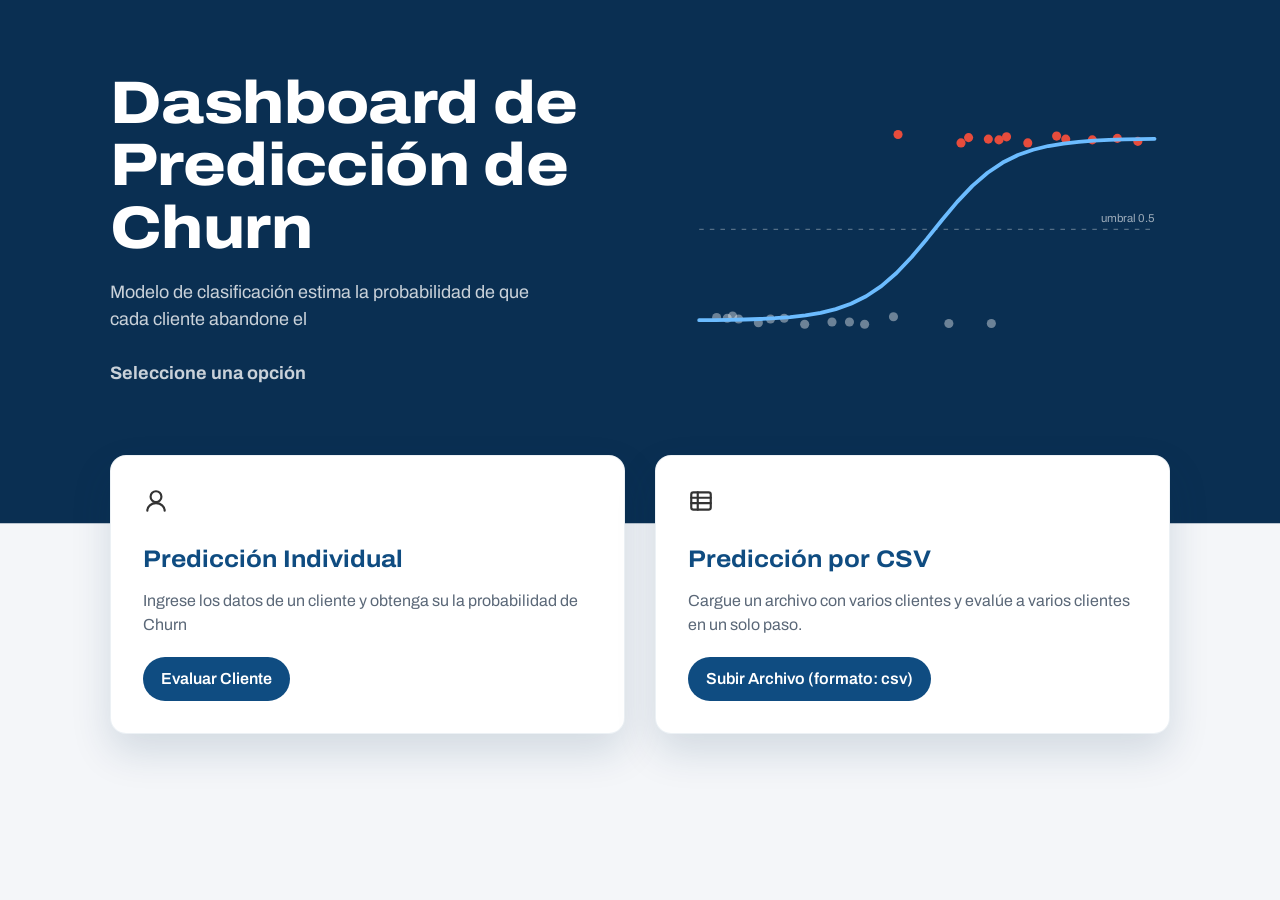
<file: index.html>
<!DOCTYPE html>
<html lang="es">

<head>
    <meta charset="UTF-8">
    <meta name="viewport" content="width=device-width, initial-scale=1.0">
    <meta name="description" content="Dashboard para evaluar el riesgo de 
    churn de clientes con un modelo de clasificación, de forma individual 
    o desde un archivo CSV.">
    <title>Home: Churn Prediction</title>

    <link rel="preconnect" href="https://fonts.googleapis.com">
    <link rel="preconnect" href="https://fonts.gstatic.com" crossorigin>
    <link rel="stylesheet"
        href="https://fonts.googleapis.com/css2?family=Archivo:wdth,wght@100..125,400..800&display=swap">
    <link rel="stylesheet" href="styles/main.css">
    <link rel="stylesheet" href="styles/home.css">
</head>

<body>
    <header class="container header__container">
        <div class="header__text">
            <h1>Dashboard de Predicción de Churn </h1>
            <p>
                Modelo de clasificación estima la probabilidad de que cada cliente abandone el
                <br>
                <br>
                <b>Seleccione una opción</b>
            </p>
        </div>
        <!-- Ilustración decorativa: regresión logística (clientes que se quedan abajo,
        clientes que abandonan arriba, curva sigmoide y umbral de 0.5) -->
        <svg class="header__chart" viewBox="0 0 640 320" aria-hidden="true" focusable="false">
            <line class="chart__threshold" x1="20" y1="160" x2="620" y2="160" />
            <text class="chart__label" x="620" y="150" text-anchor="end">umbral 0.5</text>
            <g class="chart__dots">
                <circle class="dot" cx="218" cy="282" r="6" />
                <circle class="dot" cx="72" cy="278" r="6" />
                <circle class="dot" cx="64" cy="274" r="6" />
                <circle class="dot dot--churn" cx="282" cy="35" r="6" />
                <circle class="dot" cx="276" cy="275" r="6" />
                <circle class="dot" cx="159" cy="285" r="6" />
                <circle class="dot dot--churn" cx="365" cy="46" r="6" />
                <circle class="dot" cx="57" cy="277" r="6" />
                <circle class="dot" cx="114" cy="278" r="6" />
                <circle class="dot dot--churn" cx="503" cy="41" r="6" />
                <circle class="dot dot--churn" cx="401" cy="41" r="6" />
                <circle class="dot dot--churn" cx="425" cy="38" r="6" />
                <circle class="dot dot--churn" cx="491" cy="37" r="6" />
                <circle class="dot dot--churn" cx="453" cy="46" r="6" />
                <circle class="dot" cx="98" cy="283" r="6" />
                <circle class="dot dot--churn" cx="538" cy="42" r="6" />
                <circle class="dot dot--churn" cx="375" cy="39" r="6" />
                <circle class="dot dot--churn" cx="415" cy="42" r="6" />
                <circle class="dot" cx="405" cy="284" r="6" />
                <circle class="dot" cx="195" cy="282" r="6" />
                <circle class="dot" cx="43" cy="276" r="6" />
                <circle class="dot dot--churn" cx="571" cy="40" r="6" />
                <circle class="dot" cx="349" cy="284" r="6" />
                <circle class="dot dot--churn" cx="598" cy="44" r="6" />
                <circle class="dot" cx="238" cy="285" r="6" />
                <circle class="dot" cx="132" cy="277" r="6" />
            </g>
            <path class="chart__curve" pathLength="1"
                d="M20 279.6 L40 279.4 L60 279.1 L80 278.7 L100 278.0 L120 277.0 L140 275.5 L160 273.2 L180 269.9 L200 265.0 L220 258.0 L240 248.1 L260 234.7 L280 217.4 L300 196.3 L320 172.5 L340 147.5 L360 123.7 L380 102.6 L400 85.3 L420 71.9 L440 62.0 L460 55.0 L480 50.1 L500 46.8 L520 44.5 L540 43.0 L560 42.0 L580 41.3 L600 40.9 L620 40.6" />
        </svg>
    </header>

    <main class="container main__container">
        <section class="container__grid" aria-label="Opciones de predicción">

            <a href="predict.html" class="container__card container__grid__click">
                <!-- Mejora con figura y recuadro-->
                <span class="click_icon" aria-hidden="true">
                    <svg viewBox="0 0 24 24" width="26" height="26" fill="none" stroke="currentColor" stroke-width="2"
                        stroke-linecap="round" stroke-linejoin="round">
                        <circle cx="12" cy="8" r="5" />
                        <path d="M4 21c0-4 3.6-7 8-7s8 3 8 7" />
                    </svg>
                </span>
                <h2>Predicción Individual</h2>
                <p>Ingrese los datos de un cliente y obtenga su la probabilidad de Churn</p>
                <span class="click__cta">Evaluar Cliente</span>
            </a>

            <a href="predict_csv.html" class="container__card container__grid__click">
                <!-- Mejora con figura y recuadro-->
                <span class="click_icon" aria-hidden="true">
                    <svg viewBox="0 0 24 24" width="26" height="26" fill="none" stroke="currentColor" stroke-width="2"
                        stroke-linecap="round" stroke-linejoin="round">
                        <rect x="3" y="4" width="18" height="16" rx="2" />
                        <path d="M3 9h18M3 14h18M9 4v16" />
                    </svg>
                </span>
                <h2>Predicción por CSV</h2>
                <p>Cargue un archivo con varios clientes y evalúe a varios clientes en un solo paso.</p>
                <span class="click__cta">Subir Archivo (formato: csv)</span>
            </a>
        </section>
    </main>
    <script src="/js/config.js"></script>
    <script src="/js/api.js"></script>
</body>

</html>
</file>
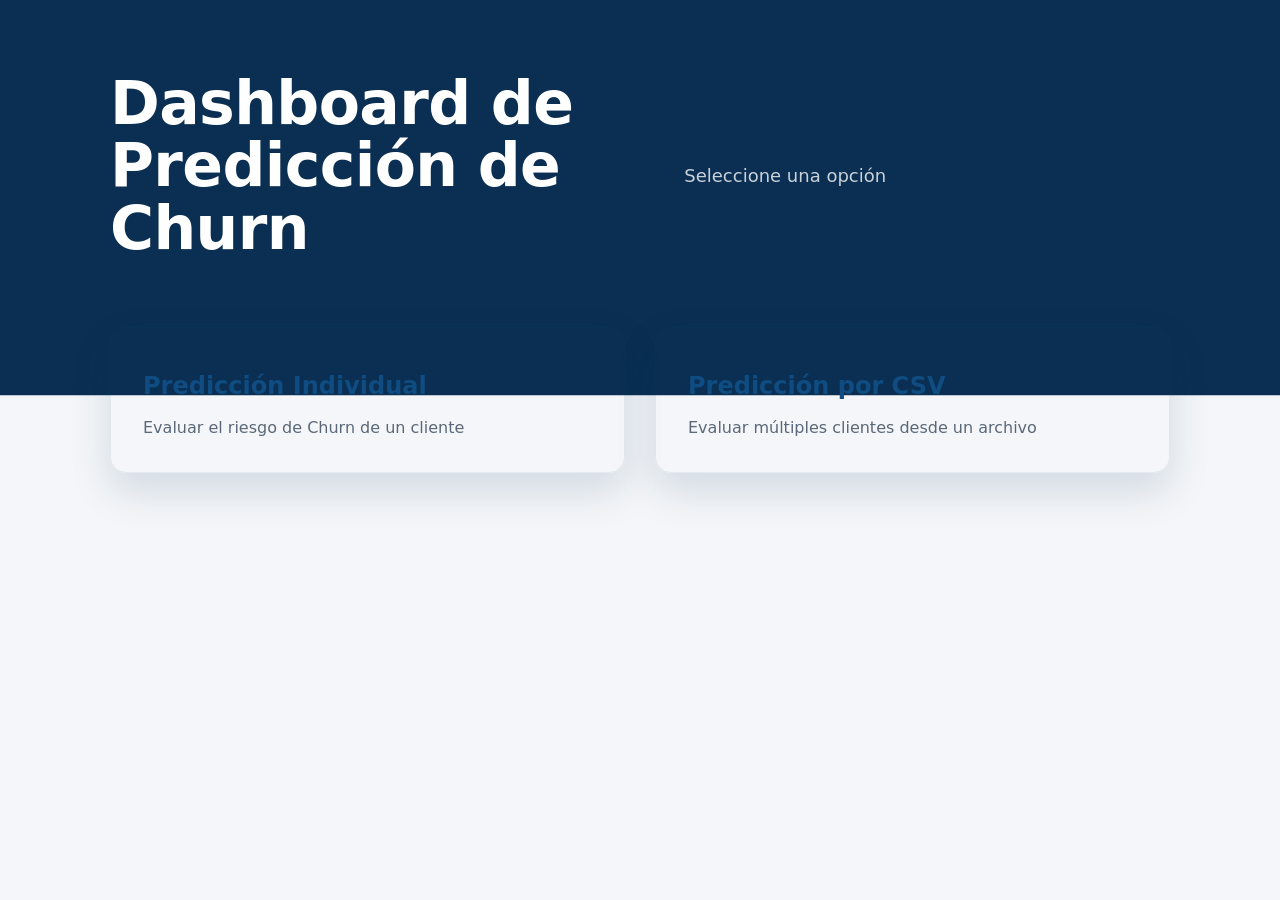
<file: home.html>
<!DOCTYPE html>
<html lang="en">
<head>
    <meta charset="UTF-8">
    <meta name="viewport" content="width=device-width, initial-scale=1.0">
    <title>Home: Churn Prediction</title>
    <link rel="stylesheet" href="/styles/main.css">
    <link rel="stylesheet" href="/styles/home.css">
</head>
<body>
   
    <header class="container header__container">
        <h1>Dashboard de Predicción de Churn</h1>
        <p>Seleccione una opción</p>
    </header>
   
    <main  class="container main__container">
        <section class="container__grid"> 
            
            <a href="predict.html" class="container__grid__click">
                <h2>Predicción Individual</h2>
                <p>Evaluar el riesgo de Churn de un cliente</p>
            </a>

            <a href="predict_csv.html" class="container__grid__click">
                <h2>Predicción por CSV</h2>
                <p>Evaluar múltiples clientes desde un archivo</p>
            </a>
        </section>
    </main>
        
</body>
</html>
</file>
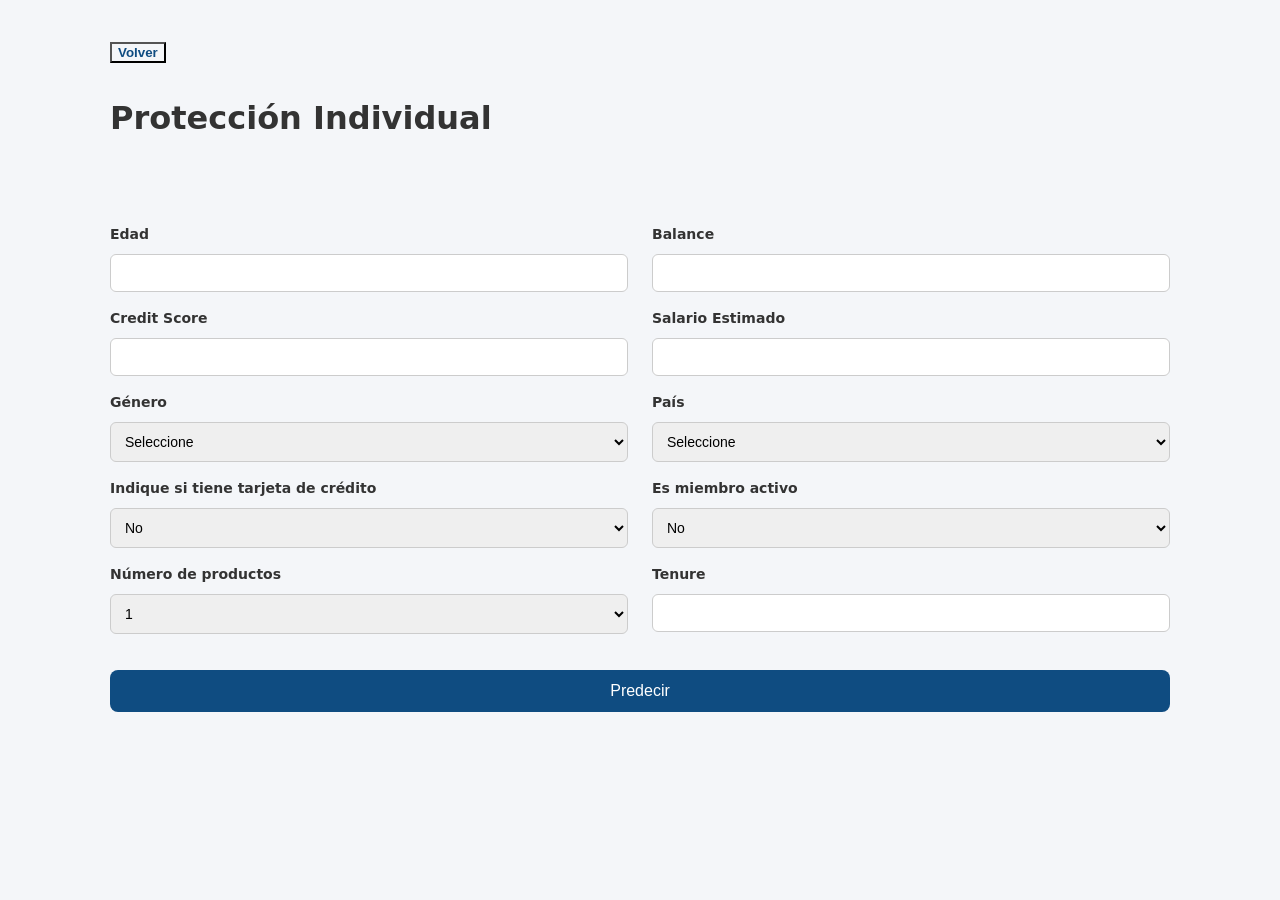
<file: predict.html>
<!DOCTYPE html>
<html lang="en">

<head>
    <meta charset="UTF-8">
    <meta name="viewport" content="width=device-width, initial-scale=1.0">
    <title>Predicción Individual</title>
    <link rel="stylesheet" href="styles/main.css">
    <link rel="stylesheet" href="styles/predict.css">
</head>

<body>

    <header class="container header__container">
        <button class="btn__back" onclick="location.href='index.html'">Volver</button>
        <h1>Protección Individual</h1>
    </header>

    <main class="container main__container">
        <section class="card">
            <form id="predictForm" novalidate>

                <div class="form__group">
                    <label for="age">Edad</label>
                    <input id="age" type="number" name="Age" required>
                </div>

                <div class="form__group">
                    <label for="balance">Balance</label>
                    <input id="balance" type="number" name="Balance" required>
                </div>

                <div class="form__group">
                    <label for="creditScore">Credit Score</label>
                    <input id="creditScore" type="number" name="CreditScore" required>
                </div>

                <div class="form__group">
                    <label for="salary">Salario Estimado</label>
                    <input id="salary" type="number" name="EstimatedSalary" required>
                </div>

                <div class="form__group">
                    <label for="gender">Género</label>
                    <select id="gender" name="Gender" required>
                        <option value="">Seleccione</option>
                        <option value="Male">Male</option>
                        <option value="Female">Female</option>
                    </select>
                </div>

                <div class="form__group">
                    <label for="">País</label>
                    <select name="Geography" id="geo" required>
                        <option value="">Seleccione</option>
                        <option value="Spain">Spain</option>
                        <option value="France">France</option>
                        <option value="Germany">Germany</option>
                        <option value="Other">Other</option>
                    </select>
                </div>

                <div class="form__group">
                    <label for="crcard">Indique si tiene tarjeta de crédito</label>
                    <select name="HasCrCard" id="crcard" required>
                        <option value="0">No</option>
                        <option value="1">Si</option>
                    </select>
                </div>

                <div class="form__group">
                    <label for="active">Es miembro activo</label>
                    <select name="IsActiveMember" id="active" required>
                        <option value="0">No</option>
                        <option value="1">Si</option>
                    </select>
                </div>

                <div class="form__group">
                    <label for="products">Número de productos</label>
                    <select name="NumOfProducts" id="products" required>
                        <option value="1">1</option>
                        <option value="2">2</option>
                        <option value="3">3</option>
                        <option value="4">4</option>
                    </select>
                </div>

                <div class="form__group">
                    <label for="tenure">Tenure</label>
                    <input id="tenure" type="number" name="Tenure" required>
                </div>

                <button class="btn btn__primary" type="submit">Predecir</button>

            </form>

            <div id="result" aria-live="polite"></div>
        </section>
    <main>
    <script src="js/config.js"></script>
    <script src="js/api.js"></script>
    <script src="js/utils.js"></script>
    <script src="js/predict.js"></script>
    

</body>

</html>
</file>
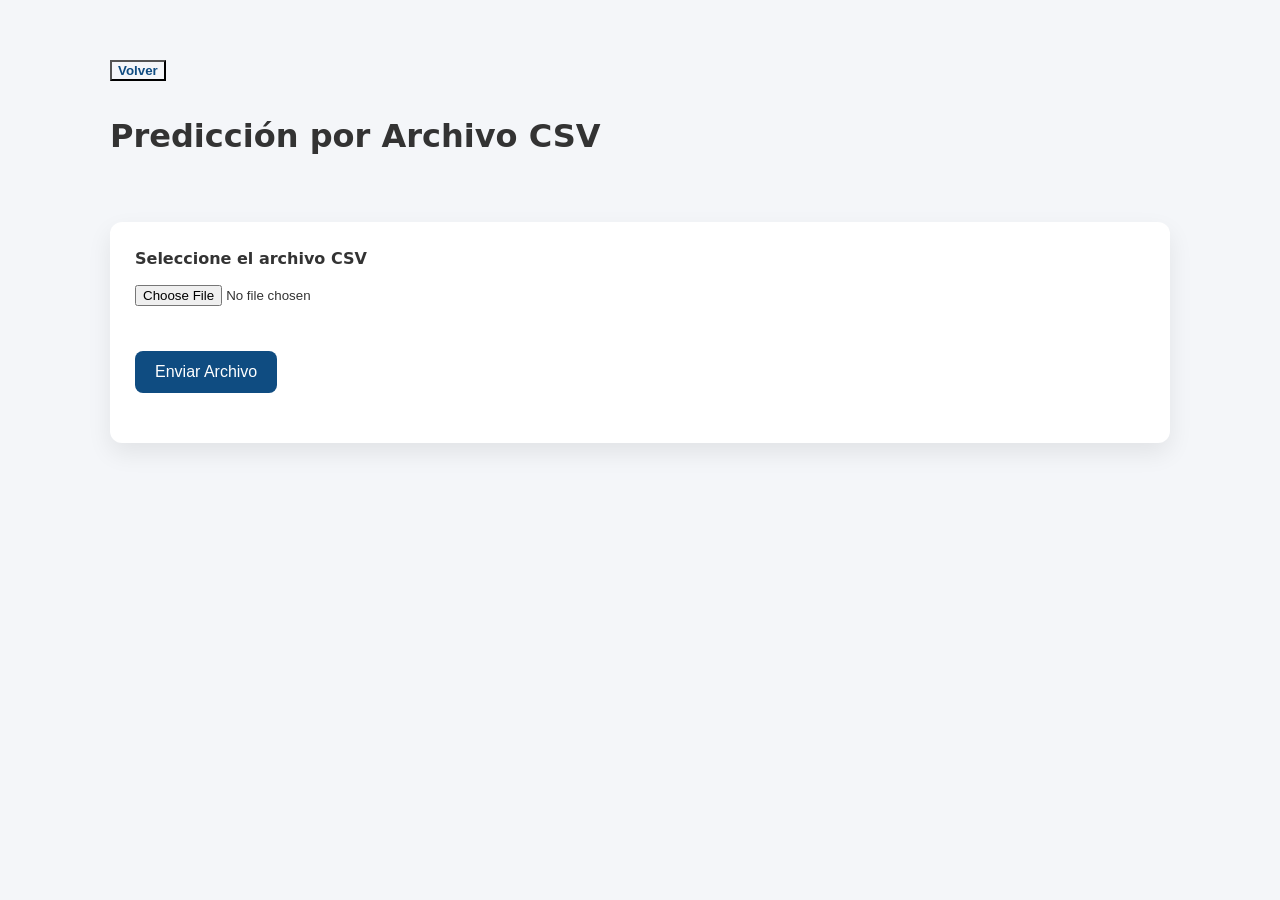
<file: predict_csv.html>
<!DOCTYPE html>
<html lang="en">
<head>
    <meta charset="UTF-8">
    <meta name="viewport" content="width=device-width, initial-scale=1.0">
    <title>Predicción por CSV</title>
    <link rel="stylesheet" href="styles/main.css">
    <link rel="stylesheet" href="styles/predict_csv.css">
</head>
<body>

    <header class="container header__container">
        <button class="btn__back" onclick="location.href='index.html'">Volver</button>
        <h1>Predicción por Archivo CSV</h1>
    </header>


    <main class="container main__container">
        <section class="container__card">
            <label for="csvFile">Seleccione el archivo CSV</label>
            <input type="file" id="csvFile" accept=".csv">
            <br><br>

            <button id="button__enviar" class="btn btn__primary">Enviar Archivo</button>

            <div id="download"></div>
        </section>
    </main>

    <script src="js/config.js"></script>
    <script src="js/api.js"></script>
    <script src="js/utils.js"></script>
    <script src="js/predict_csv.js"></script>
    
    
</body>
</html>
</file>
<file: styles/main.css>
:root {
    --primary: #0f4c81;
    --primary-dark: #0a2f52;
    --secondary: #1e90ff;
    --success: #2ecc71;
    --danger: #e74c3c;

    --bg: #f4f6f9;
    --card: #ffffff;
    --text: #333;
    --text-muted: #5b6878;

    /* Archivo se carga desde Google Fonts; si no se encuentra, usa las del sistema */
    --font: "Archivo", "Segoe UI", system-ui, -apple-system, Roboto, Arial, sans-serif;
}

* {
    box-sizing: border-box;
}

body {
    margin: 0;
    font-family: var(--font);
    line-height: 1.5;
    background-color: var(--bg);
    color: var(--text);
}

.container {
    max-width: 1100px;
    margin: auto;
}

.header__container {
    padding: 40px 20px 20px;
}

.main__container {
    padding: 20px;
}

.container__card {
    background: var(--card);
    border-radius: 12px;
    padding: 25px;
    box-shadow: 0 10px 25px rgba(0, 0, 0, 0.08);
}

.btn {
    padding: 12px 20px;
    border-radius: 8px;
    border: none;
    cursor: pointer;
    font-size: 16px;
}

.btn:focus-visible {
    outline: 3px solid var(--secondary);
    outline-offset: 2px;
}

.btn__primary {
    background: var(--primary);
    color: white;
}

.btn__secondary {
    background: var(--secondary);
    color: white;
}

.btn__back {
    background: transparent;
    color: var(--primary);
    margin-bottom: 20px;
    font-weight: bold;
    cursor: pointer;
    margin-bottom: 10px;
}
</file>
<file: styles/home.css>
/* ---------- Encabezado: banda azul a todo lo ancho ---------- */
/*Version 1.2.0*/
.header__container {
    position: relative;
    display: grid;
    grid-template-columns: 1.1fr 1fr;
    align-items: center;
    gap: 40px;
    padding: 72px 20px 136px;
    color: #fff;
    background: var(--primary-dark);
    /* El fondo se extiende a todo el ancho de la pantalla sin sacar el
       contenido de .container (sigue limitado a 1100px) */
    box-shadow: 0 0 0 100vmax var(--primary-dark);
    clip-path: inset(0 -100vmax);
}

.header__container h1 {
    margin: 0;
    max-width: 14ch;
    font-size: clamp(2.25rem, 5vw, 3.75rem);
    font-weight: 800;
    font-stretch: 115%;
    line-height: 1.04;
    letter-spacing: -0.01em;
}

.header__container p {
    margin: 20px 0 0;
    max-width: 46ch;
    font-size: 1.125rem;
    color: rgba(255, 255, 255, 0.78);
}

/* ---------- Gráfica del encabezado (regresión logística) ---------- */

.header__chart {
    width: 100%;
    height: auto;
    overflow: visible;
}

.chart__threshold {
    stroke: rgba(255, 255, 255, 0.3);
    stroke-width: 1.5;
    stroke-dasharray: 6 8;
}

.chart__label {
    fill: rgba(255, 255, 255, 0.6);
    font-size: 15px;
}

.dot {
    fill: rgba(255, 255, 255, 0.4);
}

.dot--churn {
    fill: var(--danger);
}

.chart__curve {
    fill: none;
    stroke: #6cbcff;
    stroke-width: 5;
    stroke-linecap: round;
    stroke-linejoin: round;
    /* La curva se "dibuja" una sola vez al cargar la página */
    stroke-dasharray: 1;
    stroke-dashoffset: 1;
    animation: draw-curve 1.6s 0.2s cubic-bezier(0.65, 0, 0.35, 1) forwards;
}

.chart__dots {
    opacity: 0;
    animation: fade-in 0.6s 0.1s ease-out forwards;
}

@keyframes draw-curve {
    to {
        stroke-dashoffset: 0;
    }
}

@keyframes fade-in {
    to {
        opacity: 1;
    }
}


/*Tarjetas: suben y montan sobre la banda*/
.main__container {
    position: relative;
    margin-top: -88px;
    /* z-index: 1; */
    padding-bottom: 64px;
}

/*El aspecto base viene de .container__card (main.css)*/

/*Versión 1.0.0*/
.container__grid {
    display: grid;
    grid-template-columns: repeat(2, 1fr);
    gap: 30px;
}

/* El aspecto de tarjeta (fondo, borde redondeado, padding y sombra) lo da
   .container__card de main.css. Aquí solo va el comportamiento del enlace. */
.container__grid__click {
    display: flex;
    flex-direction: column;
    gap: 12px;
    padding: 32px;
    border-radius: 16px;
    border: 1px solid rgba(15, 76, 129, 0.08);
    box-shadow: 0 18px 40px rgba(10, 47, 82, 0.14);
    color: inherit;
    text-decoration: none;
    cursor: pointer;
    transition: transform 0.2s ease, box-shadow 0.2s ease, background-color 0.2s ease;
}

/*Version 1.2.0
--*/
.click__icon {
    display: grid;
    place-items: center;
    width: 52px;
    height: 52px;
    border-radius: 14px;
    background: rgba(30, 144, 255, 0.12);
    color: var(--primary);
}

.container__grid__click h2 {
    margin: 8px 0 0;
    font-size: 1.5rem;
    font-weight: 700;
    font-stretch: 108%;
    color: var(--primary);
}

.container__grid__click p {
    margin: 0;
    flex-grow: 1;
    /* empuja el CTA al fondo: tarjetas alineadas */
    color: var(--text-muted);
}

.click__cta {
    margin-top: 8px;
    align-self: flex-start;
    padding: 10px 18px;
    border-radius: 999px;
    background: var(--primary);
    color: #fff;
    font-weight: 600;
    transition: background-color 0.2s ease;
}

/*Versión 1.0.0*/
/* Mismo efecto con mouse y con teclado */
.container__grid__click:hover,
.container__grid__click:focus-visible {
    transform: translateY(-6px);
    box-shadow: 0 26px 50px rgba(10, 47, 82, 0.2);
    /* border-radius: 10px; */
    background-color: azure;
}

.container__grid__click:hover .click__cta,
.container__grid__click:focus-visible .click__cta {
    background: var(--secondary);
}

.container__grid__click:focus-visible {
    outline: 3px solid var(--secondary);
    outline-offset: 4px;
}

/* ---------- Responsivo ---------- */
@media (max-width: 760px) {
    .header__container {
        grid-template-columns: 1fr;
        gap: 28px;
        padding: 48px 20px 112px;
    }

    .header__chart {
        max-width: 420px;
    }

    .main__container {
        margin-top: -72px;
    }

    .container__grid {
        grid-template-columns: 1fr;
    }
}

/* Respeta la preferencia del sistema de reducir animaciones */
/* ---------- Movimiento reducido ---------- */
@media (prefers-reduced-motion: reduce) {

    .chart__curve,
    .chart__dots {
        animation: none;
        stroke-dashoffset: 0;
        opacity: 1;
    }

    .container__grid__click,
    .click__cta {
        transition: none;
    }

    .container__grid__click:hover,
    .container__grid__click:focus-visible {
        transform: none;
    }
}
</file>
<file: styles/predict.css>
:root {
    --primary: #0f4c81;
    --secondary: #1e90ff;
    --success: #2ecc71;
    --danger: #e74c3c;
    
    --bg: #f4f6f9;
    --card: #ffffff;
    --text: #333;
}


form {
    display: grid;
    grid-template-columns: 1fr 1fr;
    gap: 16px 24px;
    margin-top: 20px;
}

.form__group {
  display: flex;
  flex-direction: column;
  gap: 5px;


}

label {
    font-weight: 600;
    font-size: 14px;
    color: #333;
    margin-bottom: 4px;
}

input, select {
    padding: 10px;
    border-radius: 6px;
    border: 1px solid #ccc;
    font-size: 14px;
}

input:focus, select:focus {
    outline: none;
    border-color: var(--secondary);
}


button[type="submit"]{
    grid-column: span 2;
    margin-top: 20px;
}


#result {
  margin-top: 30px;
  padding: 20px;
  border-radius: 10px;
  background-color: #f8f9fa;
  border-left: 6px solid var(--primary);
}

.result-low {
  border-left-color: var(--success);
}

#result {
  display: none;
  margin-top: 30px;
  padding: 20px;
  border-radius: 10px;
  background-color: #f8f9fa;
  border-left: 6px solid var(--primary);
  
}

#result.result-bajo {
  border-left-color: var(--success);
}

#result.result-medio {
  border-left-color: #f1c40f;
}

#result.result-alto {
  border-left-color: var(--danger);
} 


@media (max-width: 768px) {
  form {
    grid-template-columns: 1fr;
  }

  button[type="submit"]{
    grid-column: span 1;
  }
}
</file>
<file: styles/predict_csv.css>
:root {
    --primary: #0f4c81;
    --secondary: #1e90ff;
    --success: #2ecc71;
    --danger: #e74c3c;

    
    --bg: #f4f6f9;
    --card: #ffffff;
    --text: #333;
}

label{
    font-weight: 600;
    display: block;
    margin-bottom: 6px;
}

input{
    margin-top: 8px;
}

button {
    margin-top: 20px;
}

/* area de descarga */
#download {
    margin-top:  25px;
}


#download a{
    display: inline-block;
    text-decoration: none;
    font-weight: 600;
}

@media (max-width: 760px) {
    .container__card {
        padding: 20px;
    }
}
</file>
